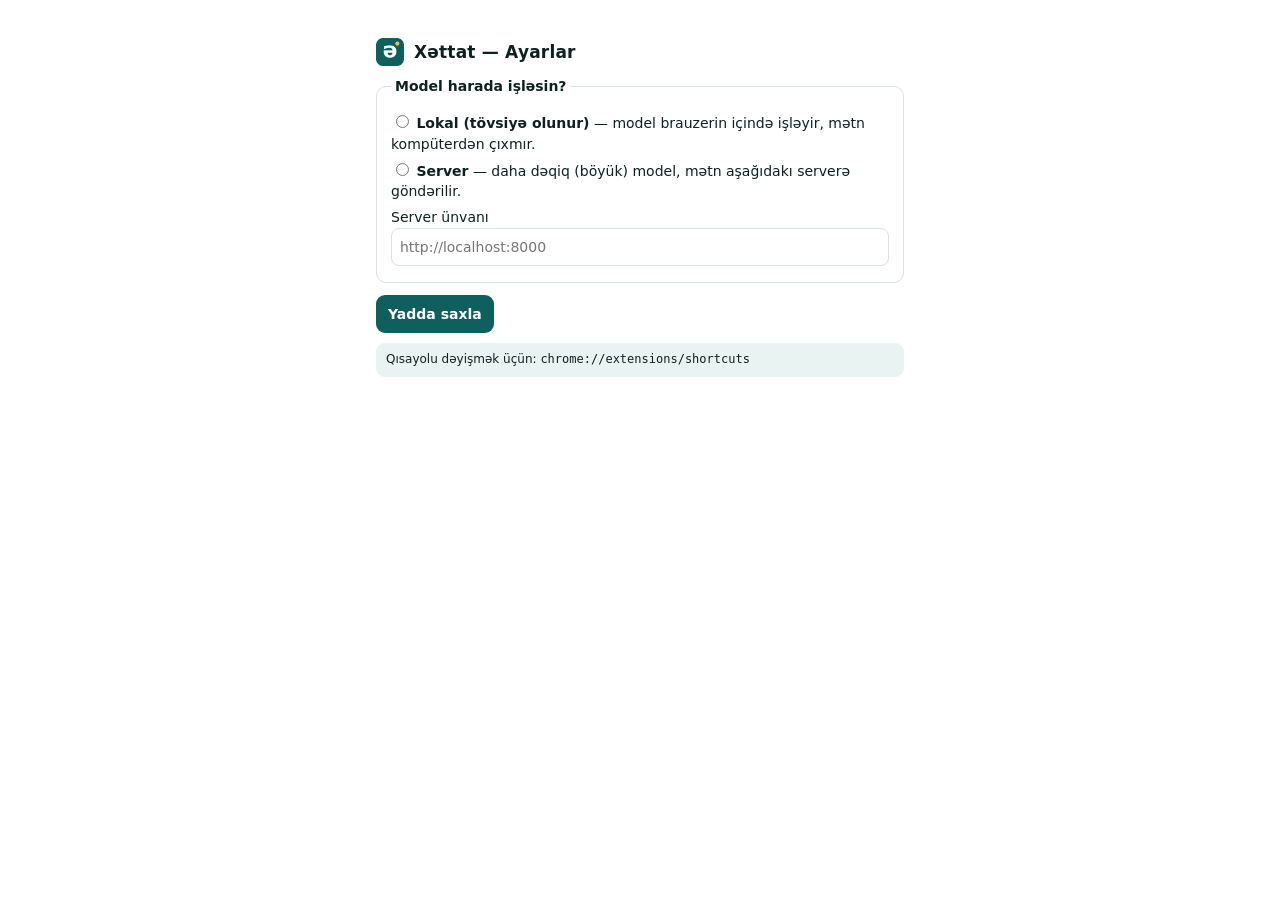
<file: extension/options.html>
<!doctype html>
<html lang="az">
<head>
  <meta charset="utf-8">
  <title>Xəttat — Ayarlar</title>
  <link rel="stylesheet" href="styles.css">
</head>
<body>
  <div class="wrap options">
    <header><img src="icons/icon48.png" alt=""><h1>Xəttat — Ayarlar</h1></header>
    <fieldset>
      <legend>Model harada işləsin?</legend>
      <label><input type="radio" name="mode" value="local"> <b>Lokal (tövsiyə olunur)</b> — model brauzerin içində işləyir, mətn kompüterdən çıxmır.</label>
      <label><input type="radio" name="mode" value="api"> <b>Server</b> — daha dəqiq (böyük) model, mətn aşağıdakı serverə göndərilir.</label>
      <label>Server ünvanı <input type="url" id="apiUrl" placeholder="http://localhost:8000"></label>
    </fieldset>
    <button id="save">Yadda saxla</button><span id="saved" class="saved"></span>
    <p class="hint">Qısayolu dəyişmək üçün: <code>chrome://extensions/shortcuts</code></p>
  </div>
  <script type="module" src="options.js"></script>
</body>
</html>
</file>
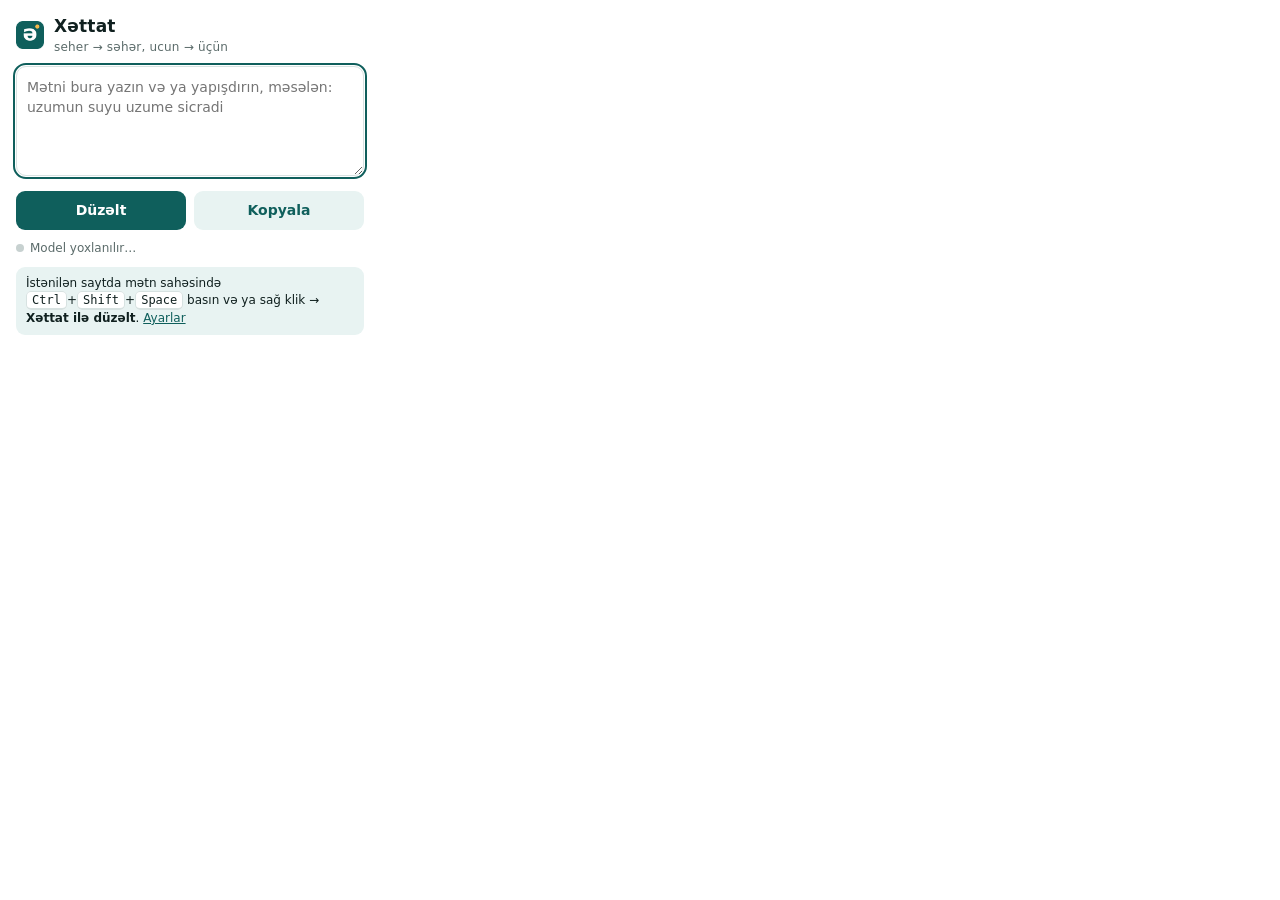
<file: extension/popup.html>
<!doctype html>
<html lang="az">
<head>
  <meta charset="utf-8">
  <title>Xəttat</title>
  <link rel="stylesheet" href="styles.css">
</head>
<body class="popup">
  <div class="wrap">
    <header>
      <img src="icons/icon48.png" alt="">
      <h1>Xəttat <small>seher → səhər, ucun → üçün</small></h1>
    </header>
    <p id="note" class="note" hidden></p>
    <textarea id="text" placeholder="Mətni bura yazın və ya yapışdırın, məsələn: uzumun suyu uzume sicradi" autofocus></textarea>
    <div class="row">
      <button id="fix">Düzəlt</button>
      <button id="copy" class="secondary">Kopyala</button>
    </div>
    <div class="status"><span id="dot" class="dot"></span><span id="status">Model yoxlanılır…</span></div>
    <div class="hint">İstənilən saytda mətn sahəsində <kbd>Ctrl</kbd>+<kbd>Shift</kbd>+<kbd>Space</kbd> basın və ya sağ klik → <b>Xəttat ilə düzəlt</b>.
      <a href="options.html" target="_blank">Ayarlar</a></div>
  </div>
  <script type="module" src="popup.js"></script>
</body>
</html>
</file>
<file: extension/styles.css>
:root { --ink: #10201f; --muted: #5b6b6a; --brand: #0f5f5c; --brand-2: #e8f3f2; --line: #d7e2e1; --err: #b42318; }
* { box-sizing: border-box; }
body { margin: 0; font: 14px/1.45 system-ui, -apple-system, "Segoe UI", sans-serif; color: var(--ink); background: #fff; }
.wrap { padding: 14px 16px 16px; }
.popup { width: 380px; }
header { display: flex; align-items: center; gap: 10px; margin-bottom: 10px; }
header img { width: 28px; height: 28px; }
h1 { font-size: 17px; margin: 0; letter-spacing: .2px; }
h1 small { display: block; font-size: 12px; font-weight: 400; color: var(--muted); }
textarea { width: 100%; min-height: 110px; resize: vertical; padding: 10px; border: 1px solid var(--line); border-radius: 10px; font: inherit; }
textarea:focus, input:focus { outline: 2px solid var(--brand); outline-offset: 1px; }
.row { display: flex; gap: 8px; margin-top: 10px; }
button { flex: 1; padding: 9px 12px; border: 0; border-radius: 9px; font: inherit; font-weight: 600; cursor: pointer; background: var(--brand); color: #fff; }
button.secondary { background: var(--brand-2); color: var(--brand); }
button:disabled { opacity: .55; cursor: default; }
.status { margin-top: 10px; font-size: 12px; color: var(--muted); display: flex; align-items: center; gap: 6px; }
.dot { width: 8px; height: 8px; border-radius: 50%; background: #c7d1d0; }
.dot.ok { background: #1f9d55; } .dot.err { background: var(--err); }
.hint { margin-top: 10px; padding: 8px 10px; border-radius: 9px; background: var(--brand-2); font-size: 12px; }
kbd { font: 12px ui-monospace, monospace; padding: 1px 5px; border: 1px solid var(--line); border-bottom-width: 2px; border-radius: 5px; background: #fff; }
a { color: var(--brand); }
fieldset { border: 1px solid var(--line); border-radius: 10px; padding: 10px 14px; margin: 0 0 12px; }
legend { font-weight: 600; padding: 0 4px; }
label { display: block; margin: 6px 0; }
input[type=url] { width: 100%; padding: 8px; border: 1px solid var(--line); border-radius: 8px; font: inherit; }
.options { max-width: 560px; margin: 24px auto; }
.saved { color: #1f9d55; font-size: 13px; margin-left: 8px; }
.note { margin: 0 0 8px; padding: 8px 10px; border-radius: 9px; background: #fdf1d6; font-size: 12px; }
</file>
